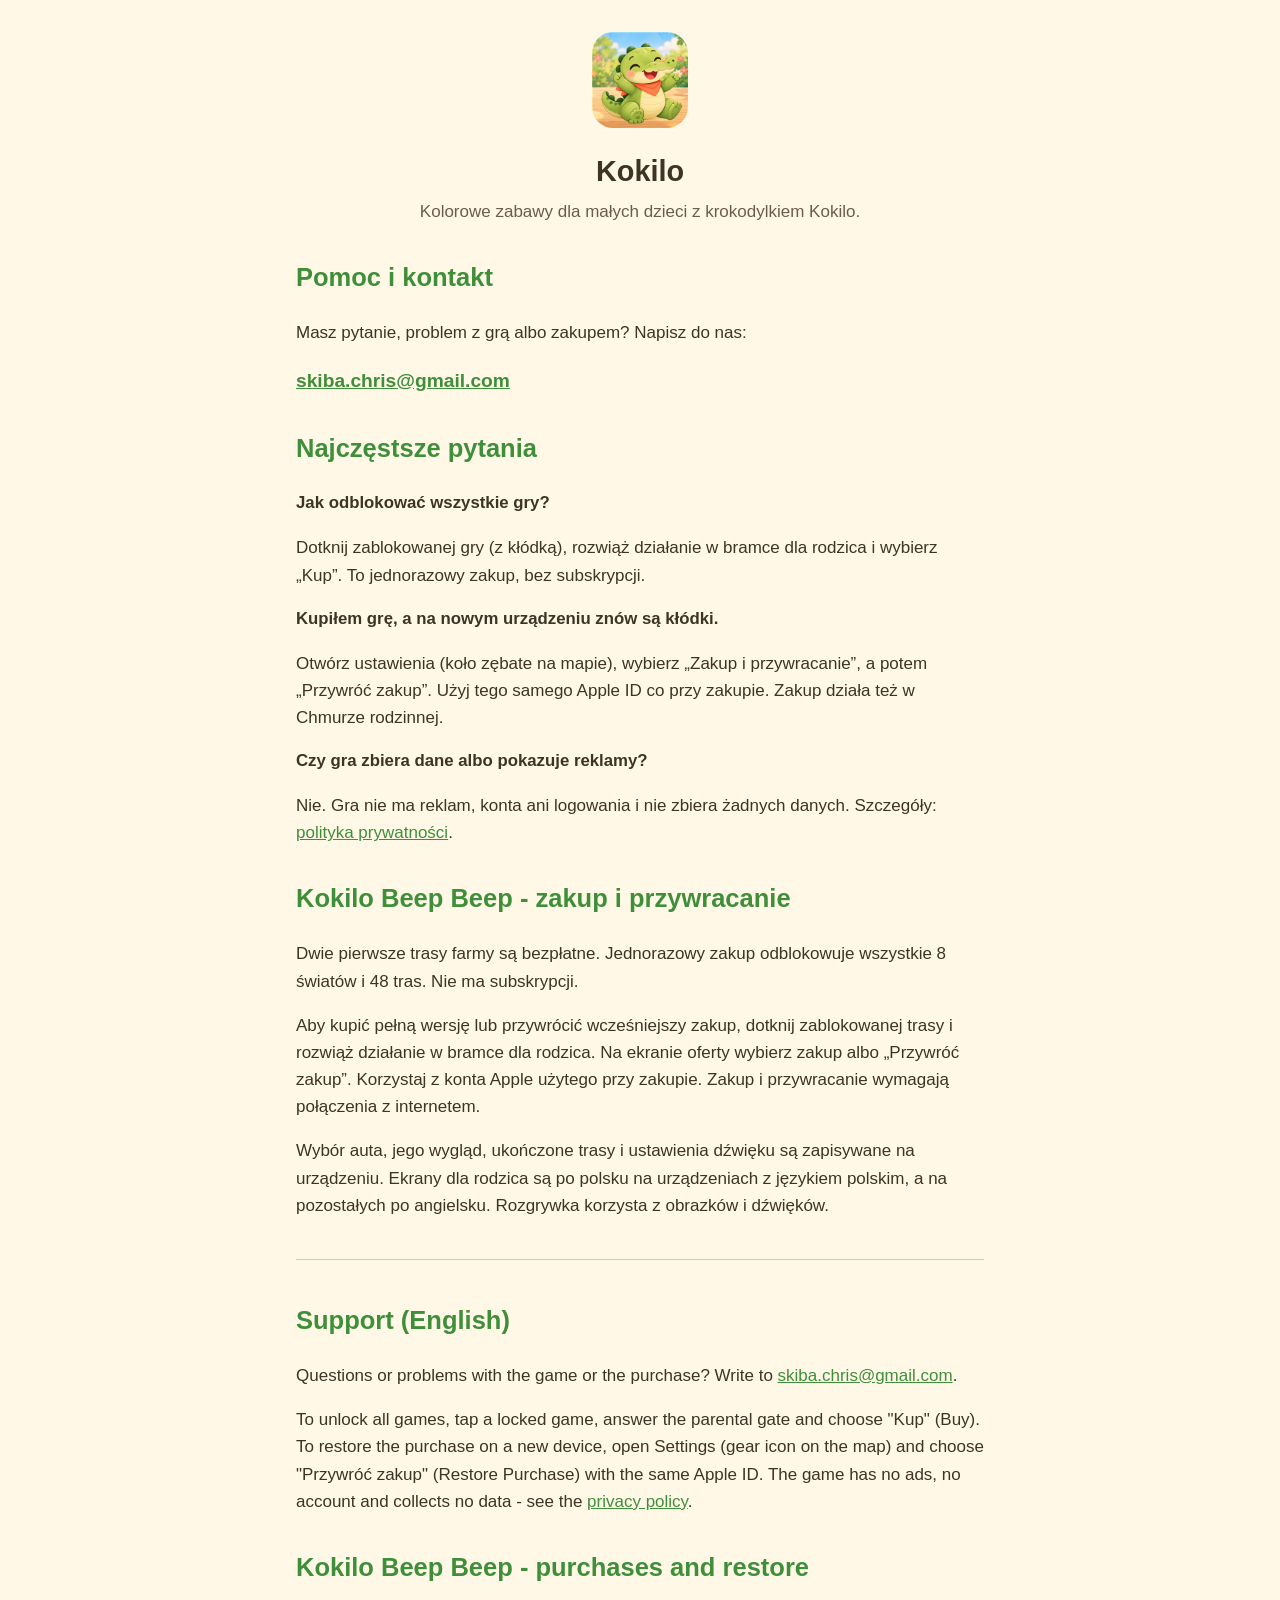
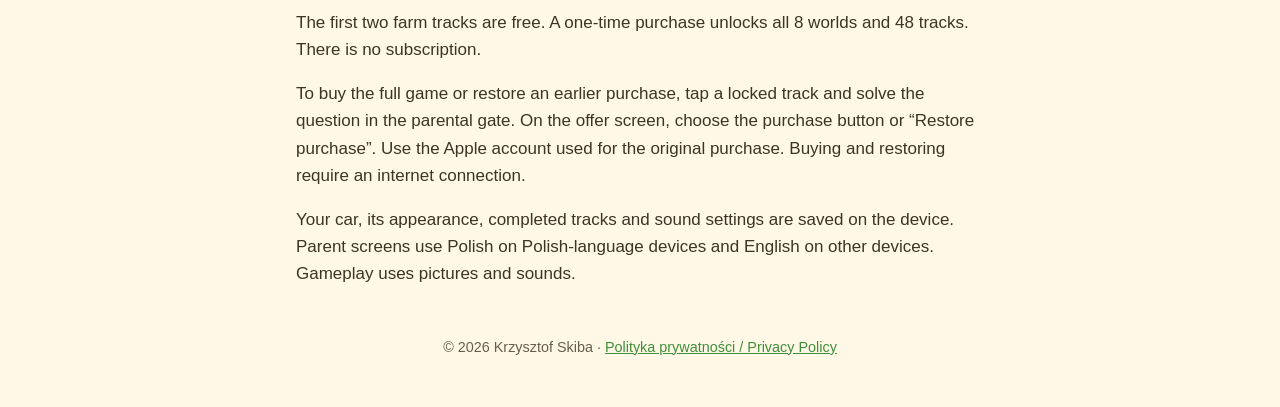
<file: index.html>
<!doctype html>
<html lang="pl">
<head>
<meta charset="utf-8">
<meta name="viewport" content="width=device-width, initial-scale=1">
<title>Kokilo - pomoc i kontakt</title>
<link rel="stylesheet" href="style.css">
</head>
<body>
<main>
  <header>
    <img src="icon.png" alt="Ikona gry Kokilo" width="96" height="96">
    <h1>Kokilo</h1>
    <p class="lead">Kolorowe zabawy dla małych dzieci z krokodylkiem Kokilo.</p>
  </header>

  <section>
    <h2>Pomoc i kontakt</h2>
    <p>Masz pytanie, problem z grą albo zakupem? Napisz do nas:</p>
    <p class="mail"><a href="mailto:skiba.chris@gmail.com">skiba.chris@gmail.com</a></p>
  </section>

  <section>
    <h2>Najczęstsze pytania</h2>
    <h3>Jak odblokować wszystkie gry?</h3>
    <p>Dotknij zablokowanej gry (z kłódką), rozwiąż działanie w bramce dla rodzica i wybierz „Kup”. To jednorazowy zakup, bez subskrypcji.</p>
    <h3>Kupiłem grę, a na nowym urządzeniu znów są kłódki.</h3>
    <p>Otwórz ustawienia (koło zębate na mapie), wybierz „Zakup i przywracanie”, a potem „Przywróć zakup”. Użyj tego samego Apple ID co przy zakupie. Zakup działa też w Chmurze rodzinnej.</p>
    <h3>Czy gra zbiera dane albo pokazuje reklamy?</h3>
    <p>Nie. Gra nie ma reklam, konta ani logowania i nie zbiera żadnych danych. Szczegóły: <a href="privacy.html">polityka prywatności</a>.</p>
  </section>

  <section id="beep-beep">
    <h2>Kokilo Beep Beep - zakup i przywracanie</h2>
    <p>Dwie pierwsze trasy farmy są bezpłatne. Jednorazowy zakup odblokowuje wszystkie 8 światów i 48 tras. Nie ma subskrypcji.</p>
    <p>Aby kupić pełną wersję lub przywrócić wcześniejszy zakup, dotknij zablokowanej trasy i rozwiąż działanie w bramce dla rodzica. Na ekranie oferty wybierz zakup albo „Przywróć zakup”. Korzystaj z konta Apple użytego przy zakupie. Zakup i przywracanie wymagają połączenia z internetem.</p>
    <p>Wybór auta, jego wygląd, ukończone trasy i ustawienia dźwięku są zapisywane na urządzeniu. Ekrany dla rodzica są po polsku na urządzeniach z językiem polskim, a na pozostałych po angielsku. Rozgrywka korzysta z obrazków i dźwięków.</p>
  </section>

  <hr>

  <section lang="en">
    <h2>Support (English)</h2>
    <p>Questions or problems with the game or the purchase? Write to <a href="mailto:skiba.chris@gmail.com">skiba.chris@gmail.com</a>.</p>
    <p>To unlock all games, tap a locked game, answer the parental gate and choose "Kup" (Buy). To restore the purchase on a new device, open Settings (gear icon on the map) and choose "Przywróć zakup" (Restore Purchase) with the same Apple ID. The game has no ads, no account and collects no data - see the <a href="privacy.html#en">privacy policy</a>.</p>
  </section>

<section lang="en">
  <section id="beep-beep-en">
    <h2>Kokilo Beep Beep - purchases and restore</h2>
    <p>The first two farm tracks are free. A one-time purchase unlocks all 8 worlds and 48 tracks. There is no subscription.</p>
    <p>To buy the full game or restore an earlier purchase, tap a locked track and solve the question in the parental gate. On the offer screen, choose the purchase button or “Restore purchase”. Use the Apple account used for the original purchase. Buying and restoring require an internet connection.</p>
    <p>Your car, its appearance, completed tracks and sound settings are saved on the device. Parent screens use Polish on Polish-language devices and English on other devices. Gameplay uses pictures and sounds.</p>
  </section>

</section>

  <footer>© 2026 Krzysztof Skiba · <a href="privacy.html">Polityka prywatności / Privacy Policy</a></footer>
</main>
</body>
</html>
</file>
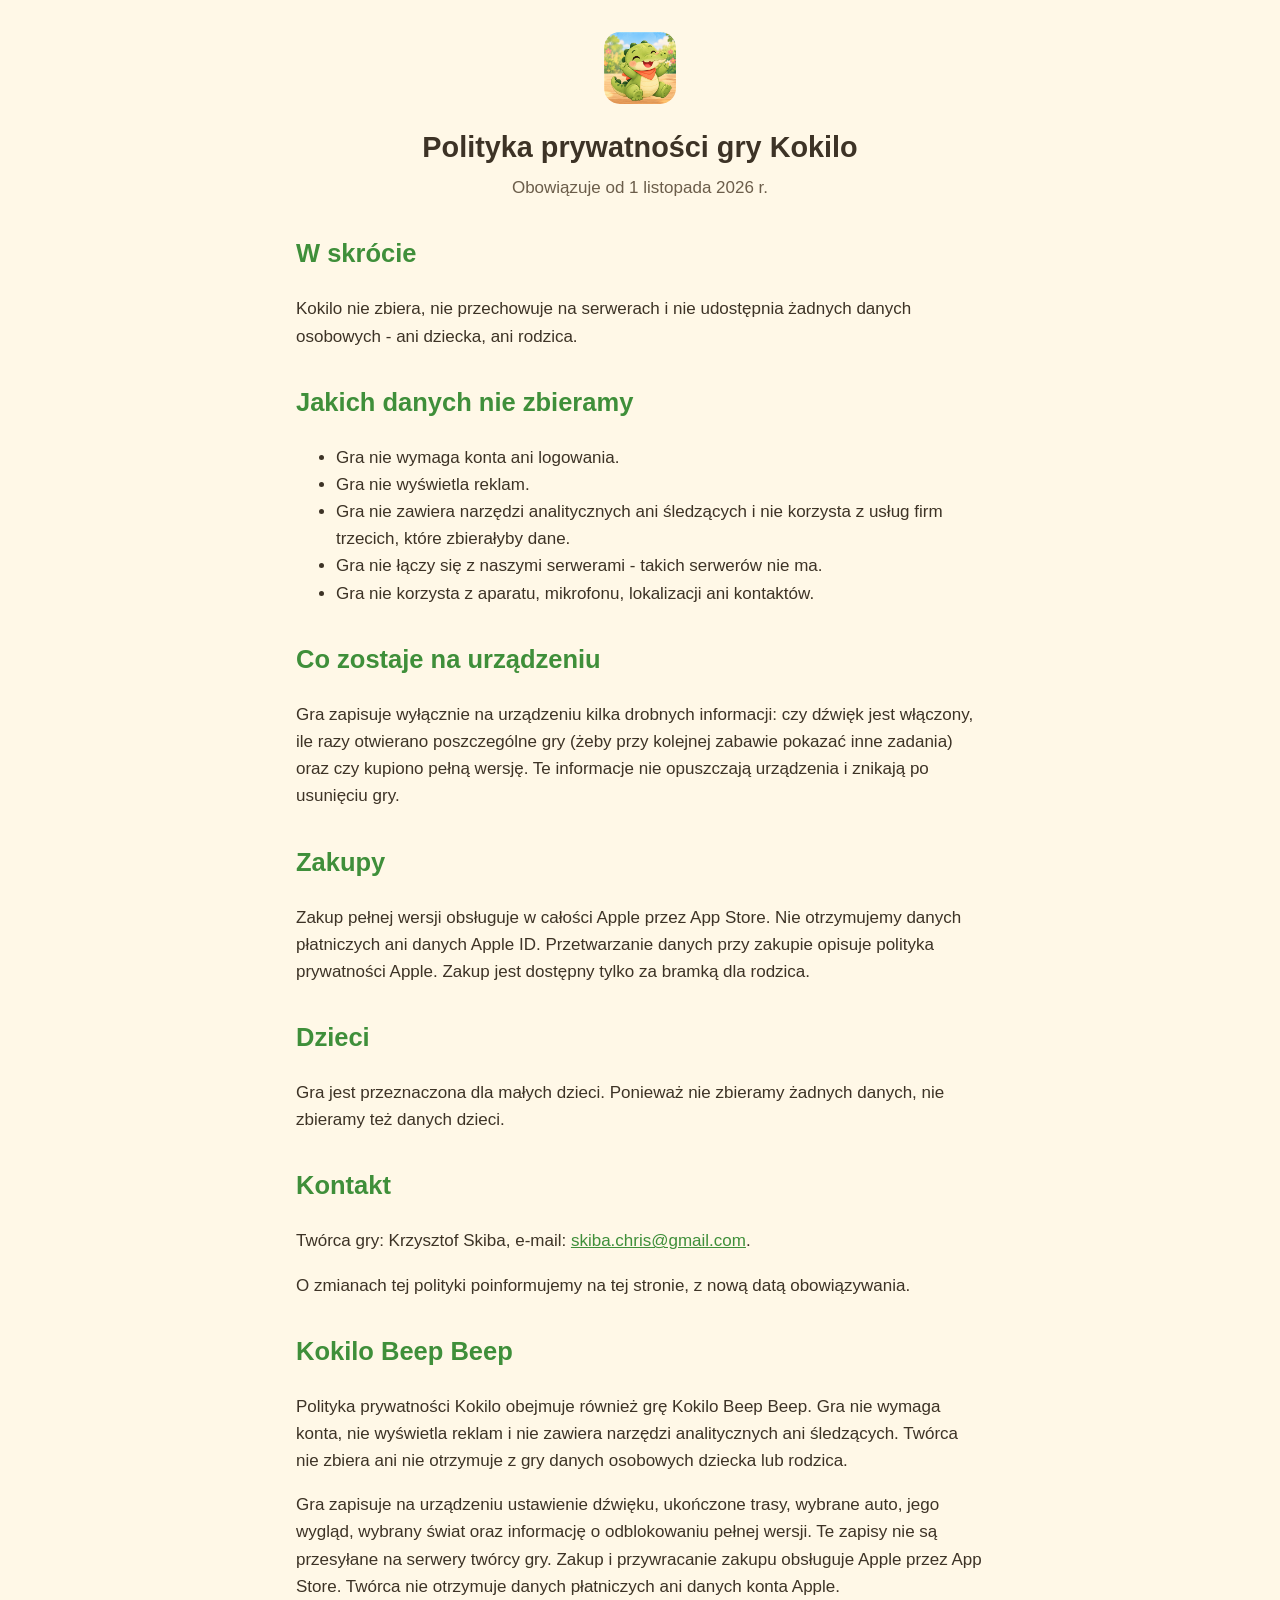
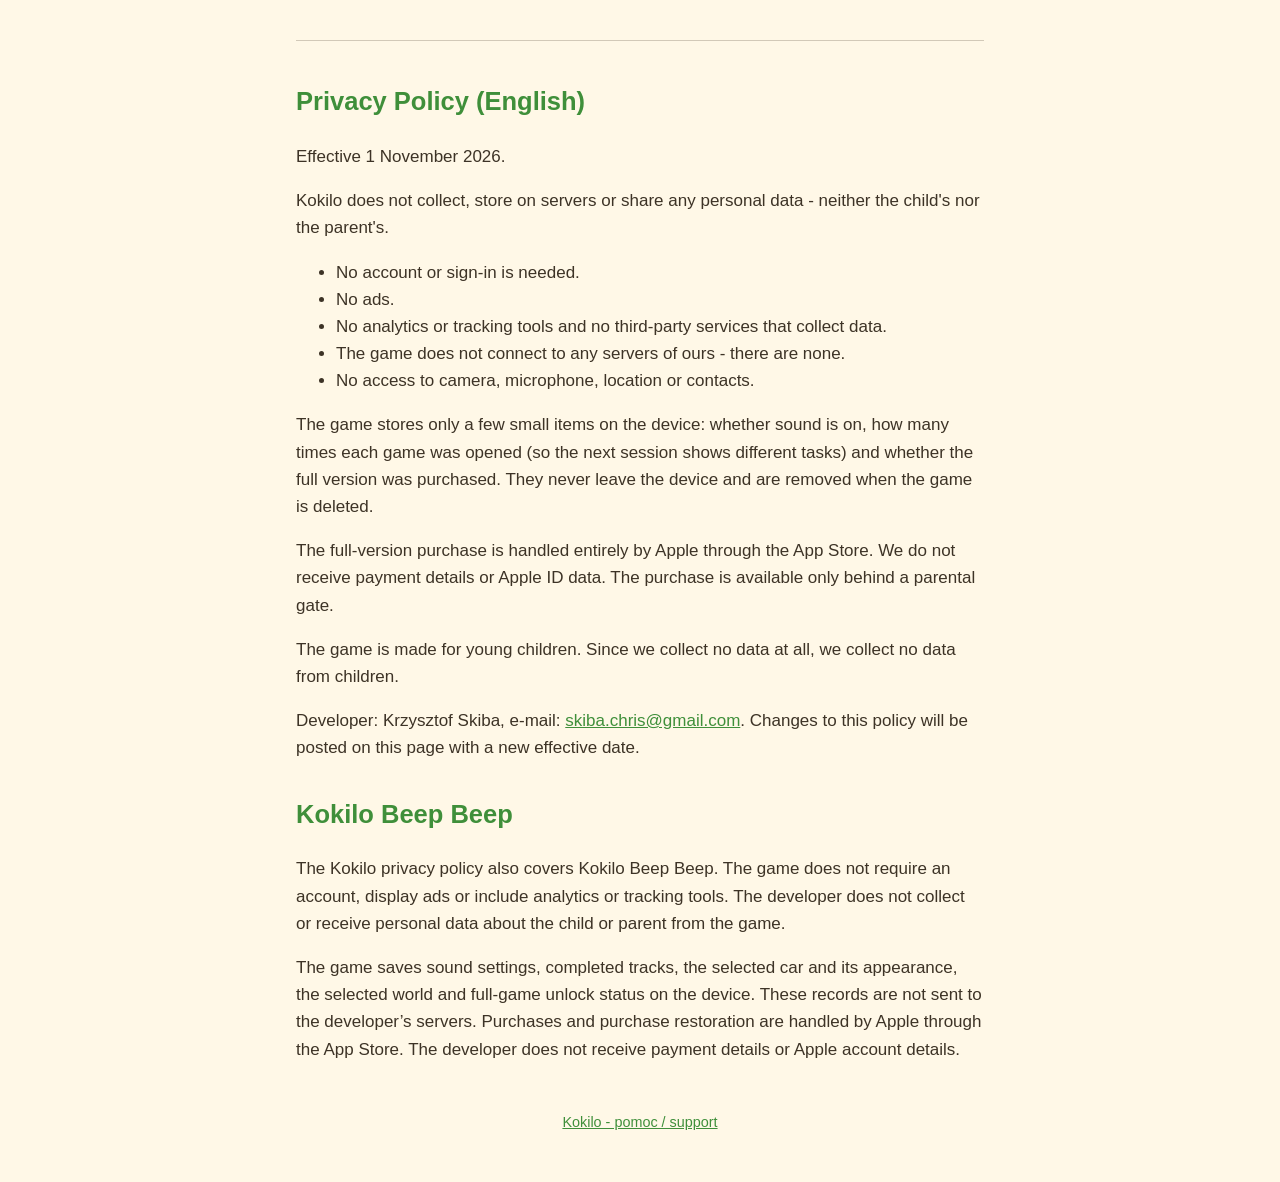
<file: privacy.html>
<!doctype html>
<html lang="pl">
<head>
<meta charset="utf-8">
<meta name="viewport" content="width=device-width, initial-scale=1">
<title>Kokilo - polityka prywatności</title>
<link rel="stylesheet" href="style.css">
</head>
<body>
<main>
  <header>
    <img src="icon.png" alt="Ikona gry Kokilo" width="72" height="72">
    <h1>Polityka prywatności gry Kokilo</h1>
    <p class="lead">Obowiązuje od 1 listopada 2026 r.</p>
  </header>

  <section>
    <h2>W skrócie</h2>
    <p>Kokilo nie zbiera, nie przechowuje na serwerach i nie udostępnia żadnych danych osobowych - ani dziecka, ani rodzica.</p>
  </section>

  <section>
    <h2>Jakich danych nie zbieramy</h2>
    <ul>
      <li>Gra nie wymaga konta ani logowania.</li>
      <li>Gra nie wyświetla reklam.</li>
      <li>Gra nie zawiera narzędzi analitycznych ani śledzących i nie korzysta z usług firm trzecich, które zbierałyby dane.</li>
      <li>Gra nie łączy się z naszymi serwerami - takich serwerów nie ma.</li>
      <li>Gra nie korzysta z aparatu, mikrofonu, lokalizacji ani kontaktów.</li>
    </ul>
  </section>

  <section>
    <h2>Co zostaje na urządzeniu</h2>
    <p>Gra zapisuje wyłącznie na urządzeniu kilka drobnych informacji: czy dźwięk jest włączony, ile razy otwierano poszczególne gry (żeby przy kolejnej zabawie pokazać inne zadania) oraz czy kupiono pełną wersję. Te informacje nie opuszczają urządzenia i znikają po usunięciu gry.</p>
  </section>

  <section>
    <h2>Zakupy</h2>
    <p>Zakup pełnej wersji obsługuje w całości Apple przez App Store. Nie otrzymujemy danych płatniczych ani danych Apple ID. Przetwarzanie danych przy zakupie opisuje polityka prywatności Apple. Zakup jest dostępny tylko za bramką dla rodzica.</p>
  </section>

  <section>
    <h2>Dzieci</h2>
    <p>Gra jest przeznaczona dla małych dzieci. Ponieważ nie zbieramy żadnych danych, nie zbieramy też danych dzieci.</p>
  </section>

  <section>
    <h2>Kontakt</h2>
    <p>Twórca gry: Krzysztof Skiba, e-mail: <a href="mailto:skiba.chris@gmail.com">skiba.chris@gmail.com</a>.</p>
    <p>O zmianach tej polityki poinformujemy na tej stronie, z nową datą obowiązywania.</p>
  </section>

  <section id="beep-beep">
    <h2>Kokilo Beep Beep</h2>
    <p>Polityka prywatności Kokilo obejmuje również grę Kokilo Beep Beep. Gra nie wymaga konta, nie wyświetla reklam i nie zawiera narzędzi analitycznych ani śledzących. Twórca nie zbiera ani nie otrzymuje z gry danych osobowych dziecka lub rodzica.</p>
    <p>Gra zapisuje na urządzeniu ustawienie dźwięku, ukończone trasy, wybrane auto, jego wygląd, wybrany świat oraz informację o odblokowaniu pełnej wersji. Te zapisy nie są przesyłane na serwery twórcy gry. Zakup i przywracanie zakupu obsługuje Apple przez App Store. Twórca nie otrzymuje danych płatniczych ani danych konta Apple.</p>
  </section>

  <hr>

  <section lang="en" id="en">
    <h2>Privacy Policy (English)</h2>
    <p>Effective 1 November 2026.</p>
    <p>Kokilo does not collect, store on servers or share any personal data - neither the child's nor the parent's.</p>
    <ul>
      <li>No account or sign-in is needed.</li>
      <li>No ads.</li>
      <li>No analytics or tracking tools and no third-party services that collect data.</li>
      <li>The game does not connect to any servers of ours - there are none.</li>
      <li>No access to camera, microphone, location or contacts.</li>
    </ul>
    <p>The game stores only a few small items on the device: whether sound is on, how many times each game was opened (so the next session shows different tasks) and whether the full version was purchased. They never leave the device and are removed when the game is deleted.</p>
    <p>The full-version purchase is handled entirely by Apple through the App Store. We do not receive payment details or Apple ID data. The purchase is available only behind a parental gate.</p>
    <p>The game is made for young children. Since we collect no data at all, we collect no data from children.</p>
    <p>Developer: Krzysztof Skiba, e-mail: <a href="mailto:skiba.chris@gmail.com">skiba.chris@gmail.com</a>. Changes to this policy will be posted on this page with a new effective date.</p>
  </section>

<section lang="en">
  <section id="beep-beep-en">
    <h2>Kokilo Beep Beep</h2>
    <p>The Kokilo privacy policy also covers Kokilo Beep Beep. The game does not require an account, display ads or include analytics or tracking tools. The developer does not collect or receive personal data about the child or parent from the game.</p>
    <p>The game saves sound settings, completed tracks, the selected car and its appearance, the selected world and full-game unlock status on the device. These records are not sent to the developer’s servers. Purchases and purchase restoration are handled by Apple through the App Store. The developer does not receive payment details or Apple account details.</p>
  </section>

</section>

  <footer><a href="index.html">Kokilo - pomoc / support</a></footer>
</main>
</body>
</html>
</file>
<file: style.css>
:root {
  --bg: #fff8e7;
  --text: #3d3326;
  --muted: #6b5d4a;
  --accent: #3f8f3a;
  --card: #ffffff;
}
@media (prefers-color-scheme: dark) {
  :root { --bg: #1f1b15; --text: #f3ead8; --muted: #c9bba2; --accent: #8fd387; --card: #2a251d; }
}
* { box-sizing: border-box; }
body { margin: 0; background: var(--bg); color: var(--text); font: 17px/1.6 -apple-system, "Segoe UI", Roboto, sans-serif; }
main { max-width: 720px; margin: 0 auto; padding: 32px 16px 48px; }
header { text-align: center; margin-bottom: 24px; }
header img { border-radius: 22%; }
h1 { margin: 12px 0 4px; font-size: 1.8rem; }
h2 { color: var(--accent); margin-top: 32px; }
h3 { margin-bottom: 4px; font-size: 1.05rem; }
.lead { color: var(--muted); margin: 0; }
.mail { font-size: 1.2rem; font-weight: 600; }
a { color: var(--accent); }
hr { border: 0; border-top: 1px solid var(--muted); opacity: .3; margin: 40px 0; }
footer { margin-top: 48px; text-align: center; color: var(--muted); font-size: .9rem; }
</file>
